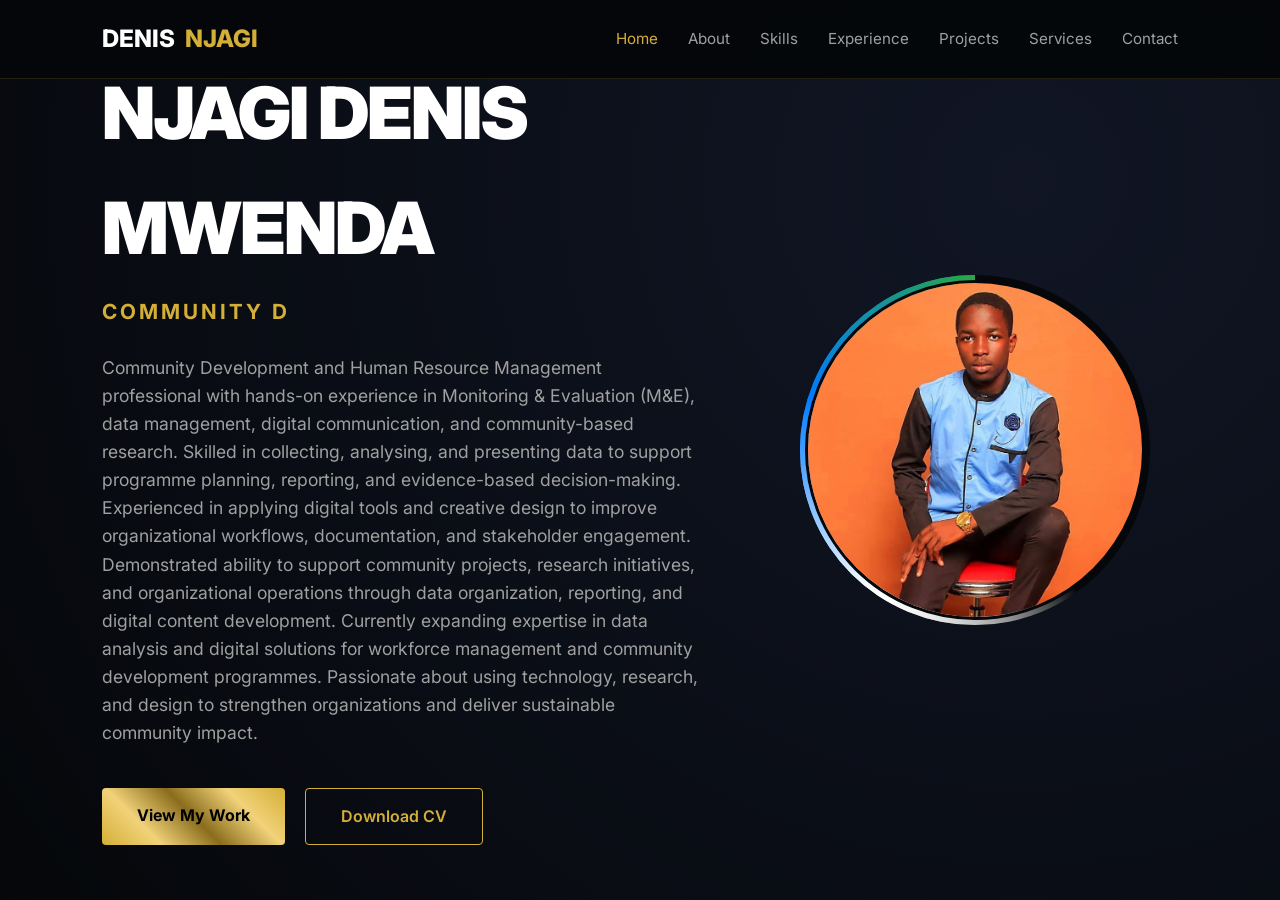
<file: index.html>
<!DOCTYPE html>
<html lang="en">
<head>
    <meta charset="UTF-8">
    <meta name="viewport" content="width=device-width, initial-scale=1.0">
    <title>Home | Denis  Njagi</title>
    <link rel="stylesheet" href="index.css">
    <meta name="google-site-verification" content="GN_UCyBvinFtXscgSE4VuJwYJiac7EX-WcdcR9TBxeI" />
    <link rel="stylesheet" href="responsive.css">
    <link href="https://fonts.googleapis.com/css2?family=Inter:wght@300;400;700;800&display=swap" rel="stylesheet">
</head>
<body>

<nav class="navbar">
    <div class="logo">DENIS<span>NJAGI</span></div>

<div class="menu-toggle" id="mobile-menu">
        <span class="bar"></span>
        <span class="bar"></span>
        <span class="bar"></span>
    </div>

    <div class="nav-links">
        <a href="index.html" class="active">Home</a> 
        <a href="about.html">About</a>
        <a href="skills.html">Skills</a>
        <a href="experience.html">Experience</a>
        <a href="projects.html">Projects</a>
        <a href="services.html">Services</a>
        <a href="contact.html">Contact</a>
    </div>
</nav>

<section id="hero" class="hero-section">
    <div class="hero-container">
        <div class="hero-left">
            <h1 class="hero-name">NJAGI DENIS MWENDA</h1>
            <h2 class="hero-title"><span id="typing-text"></span></h2>

            <p class="hero-description">
                Community Development and Human Resource Management professional with hands-on experience in Monitoring & Evaluation (M&E), data management, digital communication, and community-based research. Skilled in collecting, analysing, and presenting data to support programme planning, reporting, and evidence-based decision-making. Experienced in applying digital tools and creative design to improve organizational workflows, documentation, and stakeholder engagement.

Demonstrated ability to support community projects, research initiatives, and organizational operations through data organization, reporting, and digital content development. Currently expanding expertise in data analysis and digital solutions for workforce management and community development programmes. Passionate about using technology, research, and design to strengthen organizations and deliver sustainable community impact.
            </p>

            <div class="hero-btns">
                <a href="projects.html" class="primary-btn">View My Work</a>
                <a href="DENIS NJAGI CARRICULUM VITAE(CV).pdf" class="secondary-btn" download>Download CV</a>
            </div>
        </div>

        <div class="hero-right">
            <div class="profile-card">
                <img src="me.jpg" alt="Denis Njagi" class="profile-img">
            </div>
        </div>
    </div>
</section>

<script src="index.js"></script>
<script src="global.js"></script>
</body>
</html>
</file>
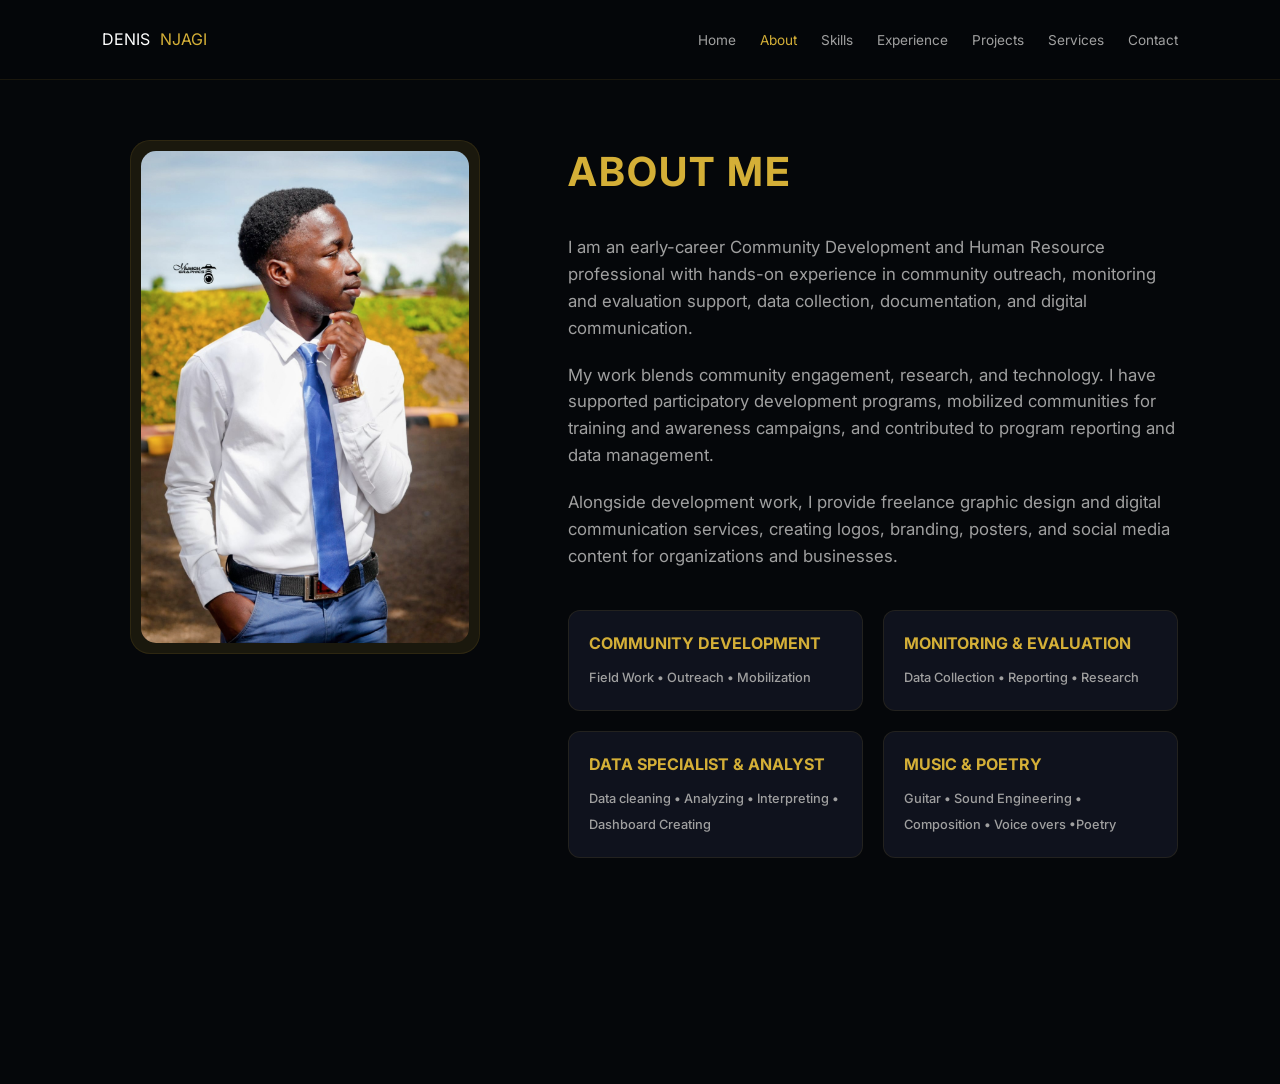
<file: about.html>
<!DOCTYPE html>
<html lang="en">
<head>
    <meta charset="UTF-8">
    <meta name="viewport" content="width=device-width, initial-scale=1.0">
    <title>About | Denis Njagi</title>
    <link rel="stylesheet" href="about.css">
    <link rel="stylesheet" href="responsive.css">
    <link href="https://fonts.googleapis.com/css2?family=Inter:wght@300;400;600;700;800&display=swap" rel="stylesheet">
</head>
<body>

<nav class="navbar">
    <div class="logo">DENIS<span>NJAGI</span></div>

<div class="menu-toggle" id="mobile-menu">
        <span class="bar"></span>
        <span class="bar"></span>
        <span class="bar"></span>
    </div>

    <div class="nav-links">
        <a href="index.html">Home</a>
        <a href="about.html" class="active">About</a>
        <a href="skills.html">Skills</a>
        <a href="experience.html">Experience</a>
        <a href="projects.html">Projects</a>
        <a href="services.html">Services</a>
        <a href="contact.html">Contact</a>
    </div>
</nav>

<section id="about" class="about-section">
    <div class="about-container">
        <div class="about-image">
            <div class="about-glow-card">
                <img src="about.jpg" class="about-img" alt="Denis Njagi">
            </div>
        </div>

        <div class="about-content">
            <h2 class="section-title">About Me</h2>

            <p>
                I am an early-career Community Development and Human Resource professional 
                with hands-on experience in community outreach, monitoring and evaluation 
                support, data collection, documentation, and digital communication.
            </p>

            <p>
                My work blends community engagement, research, and technology. I have 
                supported participatory development programs, mobilized communities for 
                training and awareness campaigns, and contributed to program reporting 
                and data management.
            </p>

            <p>
                Alongside development work, I provide freelance graphic design and 
                digital communication services, creating logos, branding, posters, and 
                social media content for organizations and businesses.
            </p>

            <div class="about-highlights">
                <div class="highlight-card">
                    <h3>Community Development</h3>
                    <span>Field Work • Outreach • Mobilization</span>
                </div>

                <div class="highlight-card">
                    <h3>Monitoring & Evaluation</h3>
                    <span>Data Collection • Reporting • Research</span>
                </div>

                
                <div class="highlight-card">
                    <h3>Data Specialist & Analyst</h3>
                    <span>Data cleaning • Analyzing • Interpreting • Dashboard Creating</span>
                </div>

                
                <div class="highlight-card">
                    <h3>Music & Poetry</h3>
                    <span>Guitar • Sound Engineering • Composition • Voice overs •Poetry</span>
                </div>

                
                <div class="highlight-card">
                    <h3>Digital content Creation</h3>
                    <span>Content Strategy • Copywriting • Social Media Management</span>
                </div>

                <div class="highlight-card">
                    <h3>Digital & Design</h3>
                    <span>Web • Graphics • Digital Content</span>
                </div>
            </div>
        </div>
    </div>
</section>

<script src="about.js"></script>
<script src="global.js"></script>
</body>
</html>
</file>
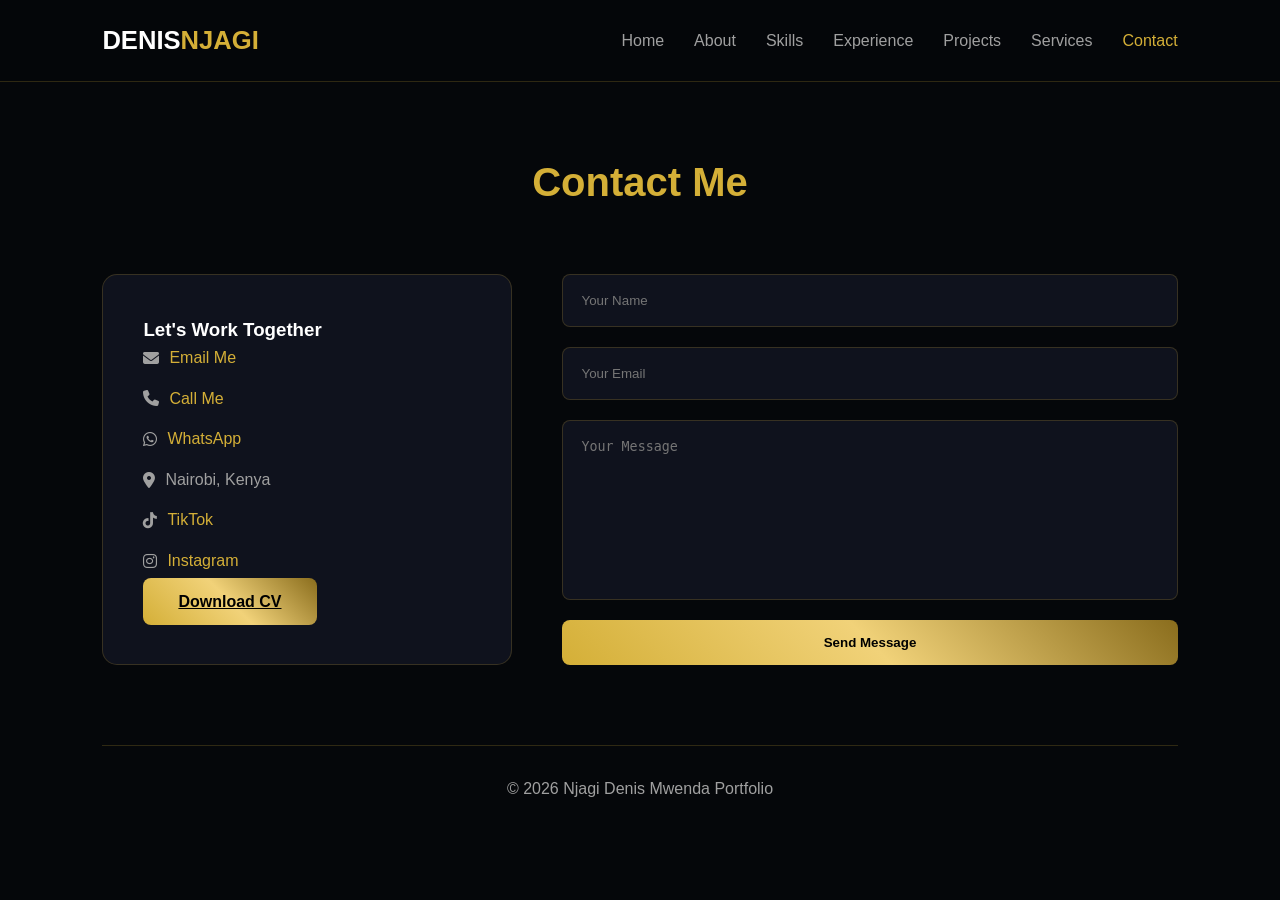
<file: contact.html>
<!DOCTYPE html>
<html lang="en">
<head>
<meta charset="UTF-8">
<meta name="viewport" content="width=device-width, initial-scale=1.0">

<link rel="stylesheet" href="contact.css">
<link rel="stylesheet" href="responsive.css">

<link rel="stylesheet" href="https://cdnjs.cloudflare.com/ajax/libs/font-awesome/6.5.0/css/all.min.css">

<title>Contact</title>
</head>

<body>

<nav class="navbar">
    <div class="logo">DENIS<span>NJAGI</span></div>

    <div class="menu-toggle" id="mobile-menu">
        <span class="bar"></span>
        <span class="bar"></span>
        <span class="bar"></span>
    </div>

    <div class="nav-links">
        <a href="index.html">Home</a>
        <a href="about.html">About</a>
        <a href="skills.html">Skills</a>
        <a href="experience.html">Experience</a>
        <a href="projects.html">Projects</a>
        <a href="services.html">Services</a>
        <a href="contact.html" class="active">Contact</a>
    </div>
</nav>

<section id="contact" class="contact-section">

    <h2 class="section-title center">Contact Me</h2>

    <div class="contact-container">

        <div class="contact-info">
            <h3>Let's Work Together</h3>

            <p>
                <i class="fas fa-envelope"></i>
                <a href="mailto:denismwenda763@gmail.com" class="contact-link">Email Me</a>
            </p>

            <p>
                <i class="fas fa-phone"></i>
                <a href="tel:+254768436165" class="contact-link">Call Me</a>
            </p>

            <p>
                <i class="fab fa-whatsapp"></i>
                <a href="https://wa.me/254768436165" target="_blank" class="contact-link">WhatsApp</a>
            </p>

            <p>
                <i class="fas fa-map-marker-alt"></i>
                Nairobi, Kenya
            </p>

            <p>
                <i class="fab fa-tiktok"></i>
                <a href="https://www.tiktok.com/@inklet_studios?_r=1&_t=ZS-95szh9JJFw8" target="_blank" class="contact-link">TikTok</a>
            </p>

            <p>
                <i class="fab fa-instagram"></i>
                <a href="https://www.instagram.com/denis_inklet_studios?igsh=dTk3MGJwbjlsNG00" target="_blank" class="contact-link">Instagram</a>
            </p>


            <a href="DENIS NJAGI CARRICULUM VITAE(CV).pdf" download class="primary-btn">Download CV</a>
        </div>

        <form class="contact-form" id="contactForm">

            <input type="text" id="name" placeholder="Your Name" required>
            <input type="email" id="email" placeholder="Your Email" required>
            <textarea id="message" placeholder="Your Message" required></textarea>

            <button type="submit" class="primary-btn">Send Message</button>

        </form>

    </div>

    <footer class="footer">
        <p>© 2026 Njagi Denis Mwenda Portfolio</p>
    </footer>

</section>

<script src="contact.js"></script>
<script src="global.js"></script>

</body>
</html>
</file>
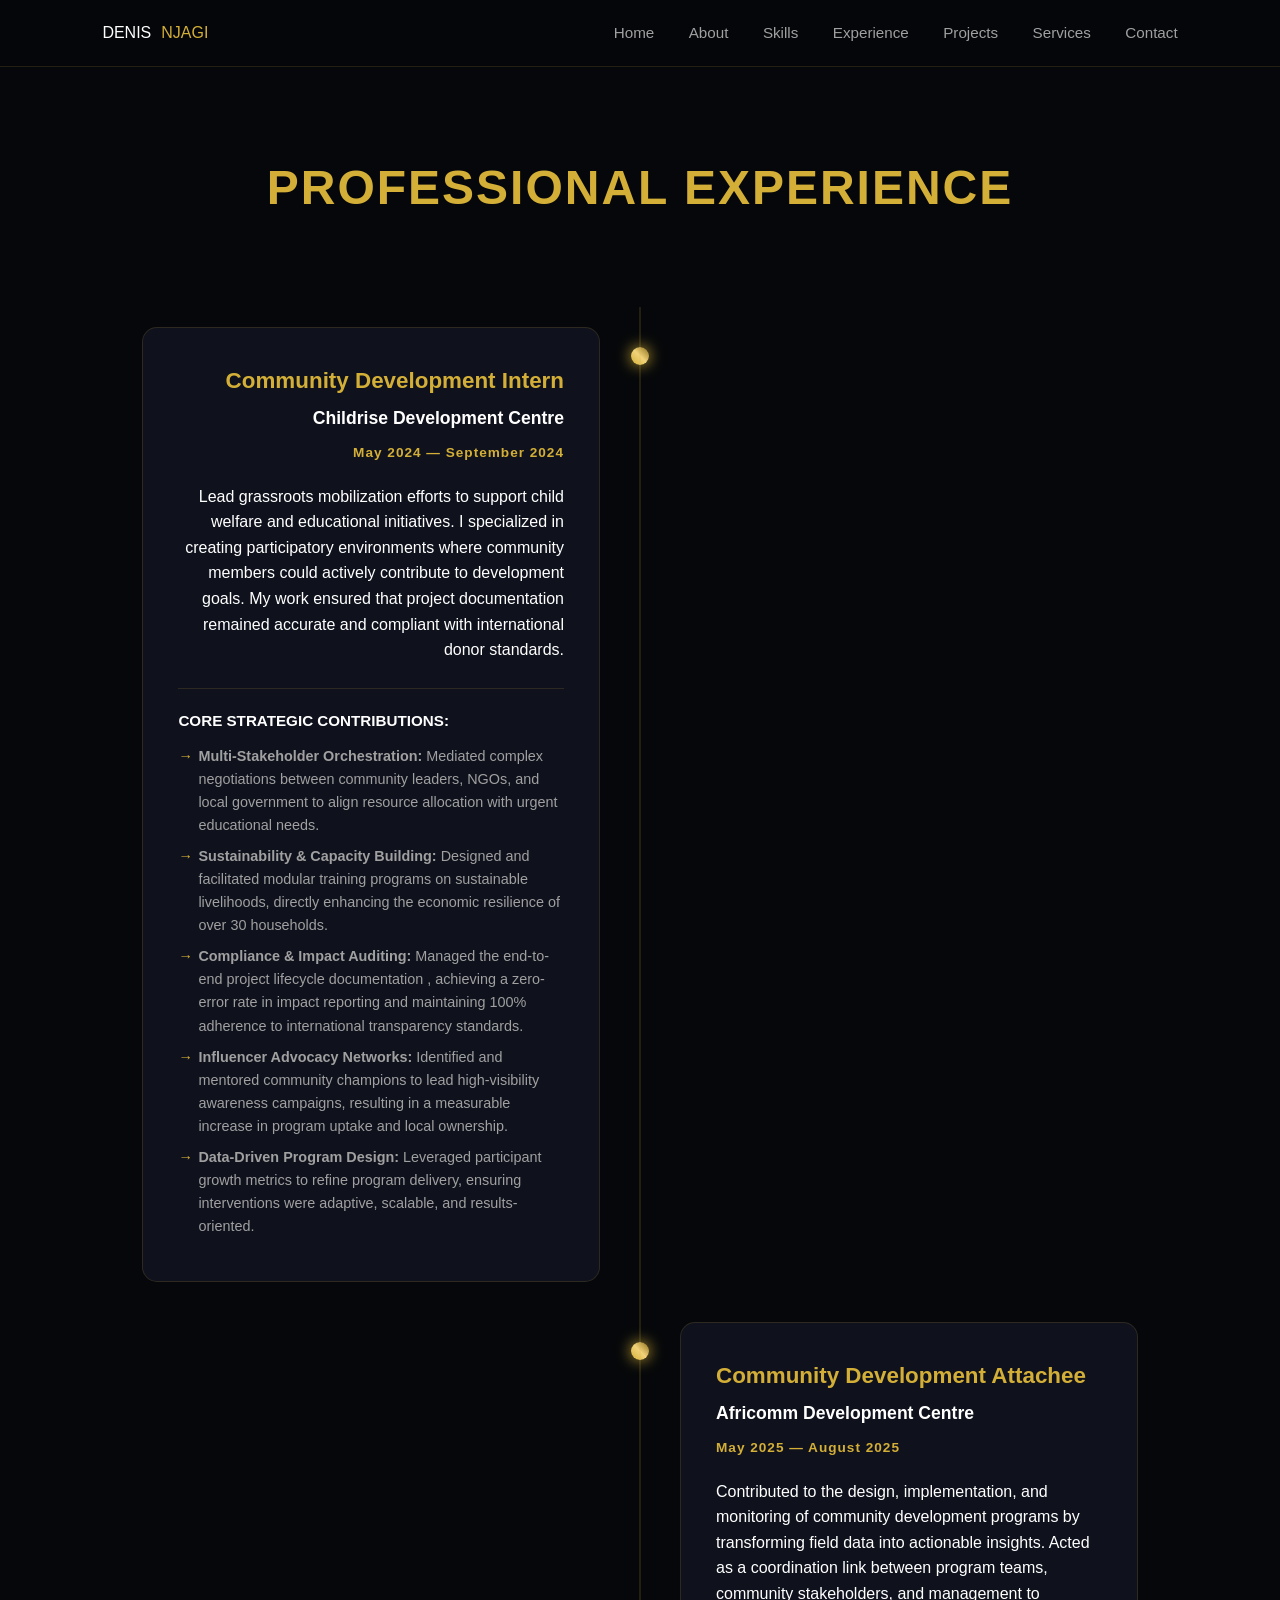
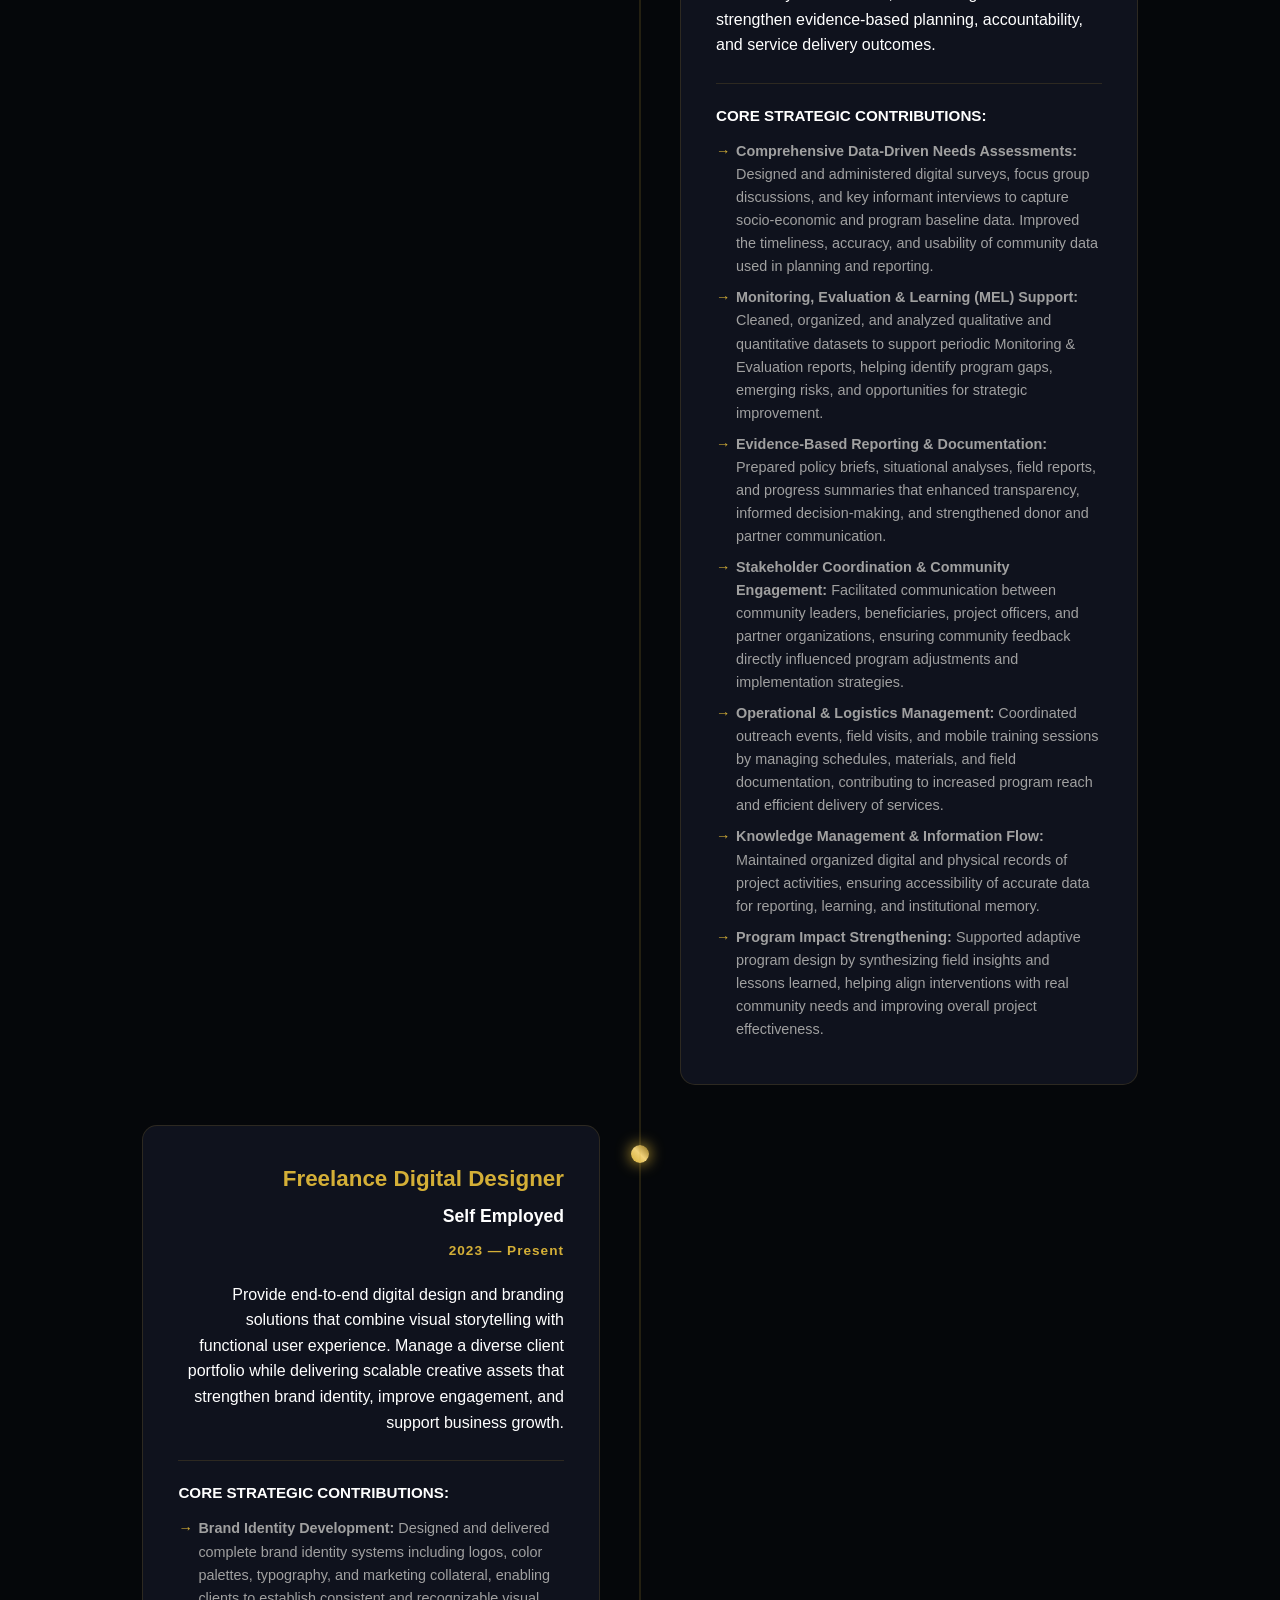
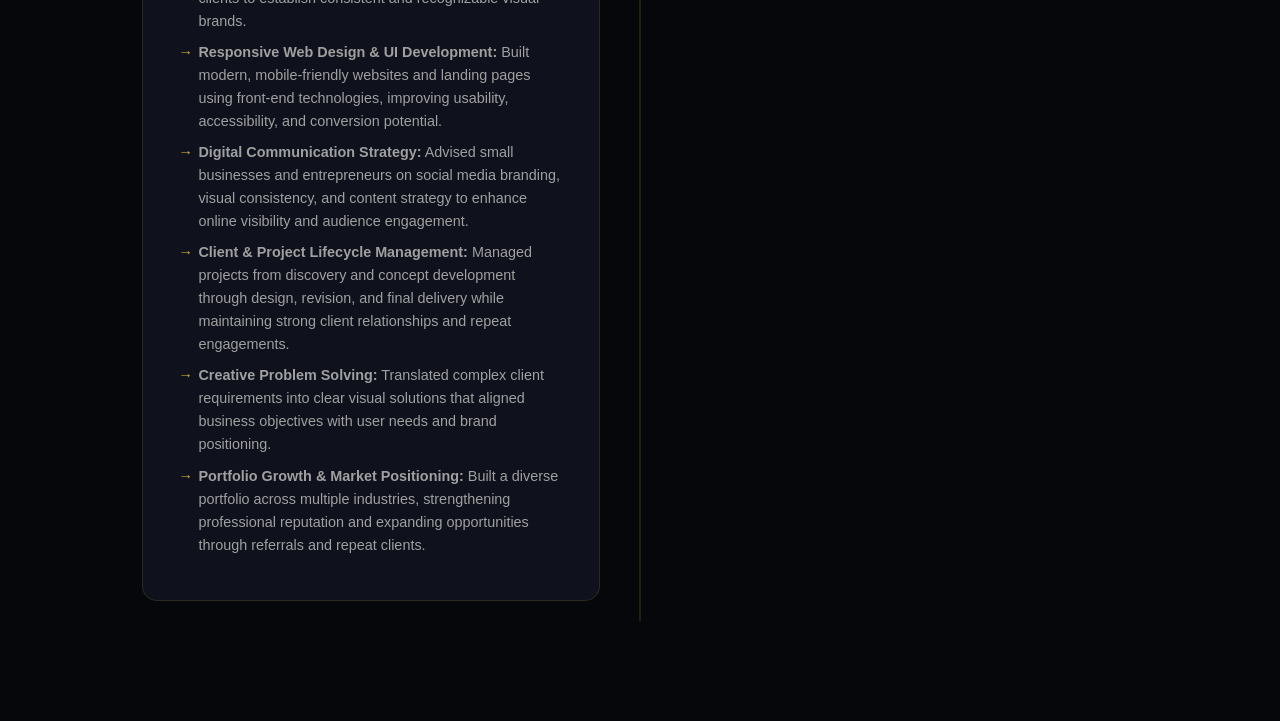
<file: experience.html>
<!DOCTYPE html>
<html lang="en">
<head>
    <meta charset="UTF-8">
    <meta name="viewport" content="width=device-width, initial-scale=1.0">
    <title>Experience | Denis Njagi</title>
    <link rel="stylesheet" href="experience.css">
    <link rel="stylesheet" href="responsive.css">
</head>
<body>

<nav class="navbar">
    <div class="logo">DENIS<span>NJAGI</span></div>

<div class="menu-toggle" id="mobile-menu">
        <span class="bar"></span>
        <span class="bar"></span>
        <span class="bar"></span>
    </div>

    <div class="nav-links">
        <a href="index.html">Home</a>
        <a href="about.html">About</a>
        <a href="skills.html">Skills</a>
        <a href="experience.html"class="active">Experience</a>
        <a href="projects.html">Projects</a>
        <a href="services.html">Services</a>
        <a href="contact.html">Contact</a>
    </div>
</nav>

<section id="experience" class="experience-section">
    <h2 class="section-title center">Professional Experience</h2>

    <div class="timeline">
        <div class="timeline-item">
            <div class="timeline-dot"></div>
            <div class="timeline-content">
                <h3>Community Development Intern</h3>
                <h4>Childrise Development Centre</h4>
                <span>May 2024 — September 2024</span>
                <p>
                    Lead grassroots mobilization efforts to support child welfare and educational initiatives. 
                    I specialized in creating participatory environments where community members could actively 
                    contribute to development goals. My work ensured that project documentation remained 
                    accurate and compliant with international donor standards.
                </p>
                <div class="detailed-desc">
                    <h4>Core Strategic Contributions:</h4>
                    <ul>
                        <li><strong>Multi-Stakeholder Orchestration:</strong> Mediated complex negotiations between
                             community leaders, NGOs, and local government to align resource allocation with urgent educational needs.</li>
                        <li><strong>Sustainability & Capacity Building:</strong> Designed and facilitated modular training
                             programs on sustainable livelihoods, directly enhancing the economic resilience of over 30 households.</li>
                        <li><strong>Compliance & Impact Auditing:</strong> Managed the end-to-end project lifecycle documentation
                            , achieving a zero-error rate in impact reporting and maintaining 100% adherence to international 
                            transparency standards.</li>
                        <li><strong>Influencer Advocacy Networks:</strong> Identified and mentored community
                             champions to lead high-visibility awareness campaigns, resulting in a measurable increase in program uptake and local ownership.</li>
                        <li><strong>Data-Driven Program Design:</strong> Leveraged participant growth metrics to 
                            refine program delivery, ensuring interventions were adaptive, scalable, and results-oriented.</li>
                    </ul>
                </div>
            </div>
        </div>

        <div class="timeline-item">
            <div class="timeline-dot"></div>
            <div class="timeline-content">
                <h3>Community Development Attachee</h3>
                <h4>Africomm Development Centre</h4>
                <span>May 2025 — August 2025</span>
                    <p>
                        Contributed to the design, implementation, and monitoring of community development programs by transforming field data into actionable insights. Acted as a coordination link between program teams, community stakeholders, and management to strengthen evidence-based planning, accountability, and service delivery outcomes.
                    </p>
                <div class="detailed-desc">
                    <h4>Core Strategic Contributions:</h4>
                    <ul>
                        <li><strong>Comprehensive Data-Driven Needs Assessments:</strong> Designed and administered digital surveys, focus group discussions, and key informant interviews to capture socio-economic and program baseline data. Improved the timeliness, accuracy, and usability of community data used in planning and reporting.</li>
                        <li><strong>Monitoring, Evaluation & Learning (MEL) Support:</strong> Cleaned, organized, and analyzed qualitative and quantitative datasets to support periodic Monitoring & Evaluation reports, helping identify program gaps, emerging risks, and opportunities for strategic improvement.</li>
                        <li><strong>Evidence-Based Reporting & Documentation:</strong> Prepared policy briefs, situational analyses, field reports, and progress summaries that enhanced transparency, informed decision-making, and strengthened donor and partner communication.</li>
                        <li><strong>Stakeholder Coordination & Community Engagement:</strong> Facilitated communication between community leaders, beneficiaries, project officers, and partner organizations, ensuring community feedback directly influenced program adjustments and implementation strategies.</li>
                        <li><strong>Operational & Logistics Management:</strong> Coordinated outreach events, field visits, and mobile training sessions by managing schedules, materials, and field documentation, contributing to increased program reach and efficient delivery of services.</li>
                        <li><strong>Knowledge Management & Information Flow:</strong> Maintained organized digital and physical records of project activities, ensuring accessibility of accurate data for reporting, learning, and institutional memory.</li>
                        <li><strong>Program Impact Strengthening:</strong> Supported adaptive program design by synthesizing field insights and lessons learned, helping align interventions with real community needs and improving overall project effectiveness.</li>
                    </ul>
                </div>
                </div>
        </div>

        <div class="timeline-item">
            <div class="timeline-dot"></div>
            <div class="timeline-content">
                <h3>Freelance Digital Designer</h3>
                <h4>Self Employed</h4>
                <span>2023 — Present</span>
                <p>
                    Provide end-to-end digital design and branding solutions that combine visual storytelling with functional user experience. Manage a diverse client portfolio while delivering scalable creative assets that strengthen brand identity, improve engagement, and support business growth.
                </p>
                <div class="detailed-desc">
                    <h4>Core Strategic Contributions:</h4>
                    <ul>
                        <li><strong>Brand Identity Development:</strong> Designed and delivered complete brand identity systems including logos, color palettes, typography, and marketing collateral, enabling clients to establish consistent and recognizable visual brands.</li>
                        <li><strong>Responsive Web Design & UI Development:</strong> Built modern, mobile-friendly websites and landing pages using front-end technologies, improving usability, accessibility, and conversion potential.</li>
                        <li><strong>Digital Communication Strategy:</strong> Advised small businesses and entrepreneurs on social media branding, visual consistency, and content strategy to enhance online visibility and audience engagement.</li>
                        <li><strong>Client & Project Lifecycle Management:</strong> Managed projects from discovery and concept development through design, revision, and final delivery while maintaining strong client relationships and repeat engagements.</li>
                        <li><strong>Creative Problem Solving:</strong> Translated complex client requirements into clear visual solutions that aligned business objectives with user needs and brand positioning.</li>
                        <li><strong>Portfolio Growth & Market Positioning:</strong> Built a diverse portfolio across multiple industries, strengthening professional reputation and expanding opportunities through referrals and repeat clients.</li>
                    </ul>
                </div>
                </div>
            </div>
        </div>
    </div>
</section>

<script src="experience.js"></script>
<script src="global.js"></script>
</body>
</html>
</file>
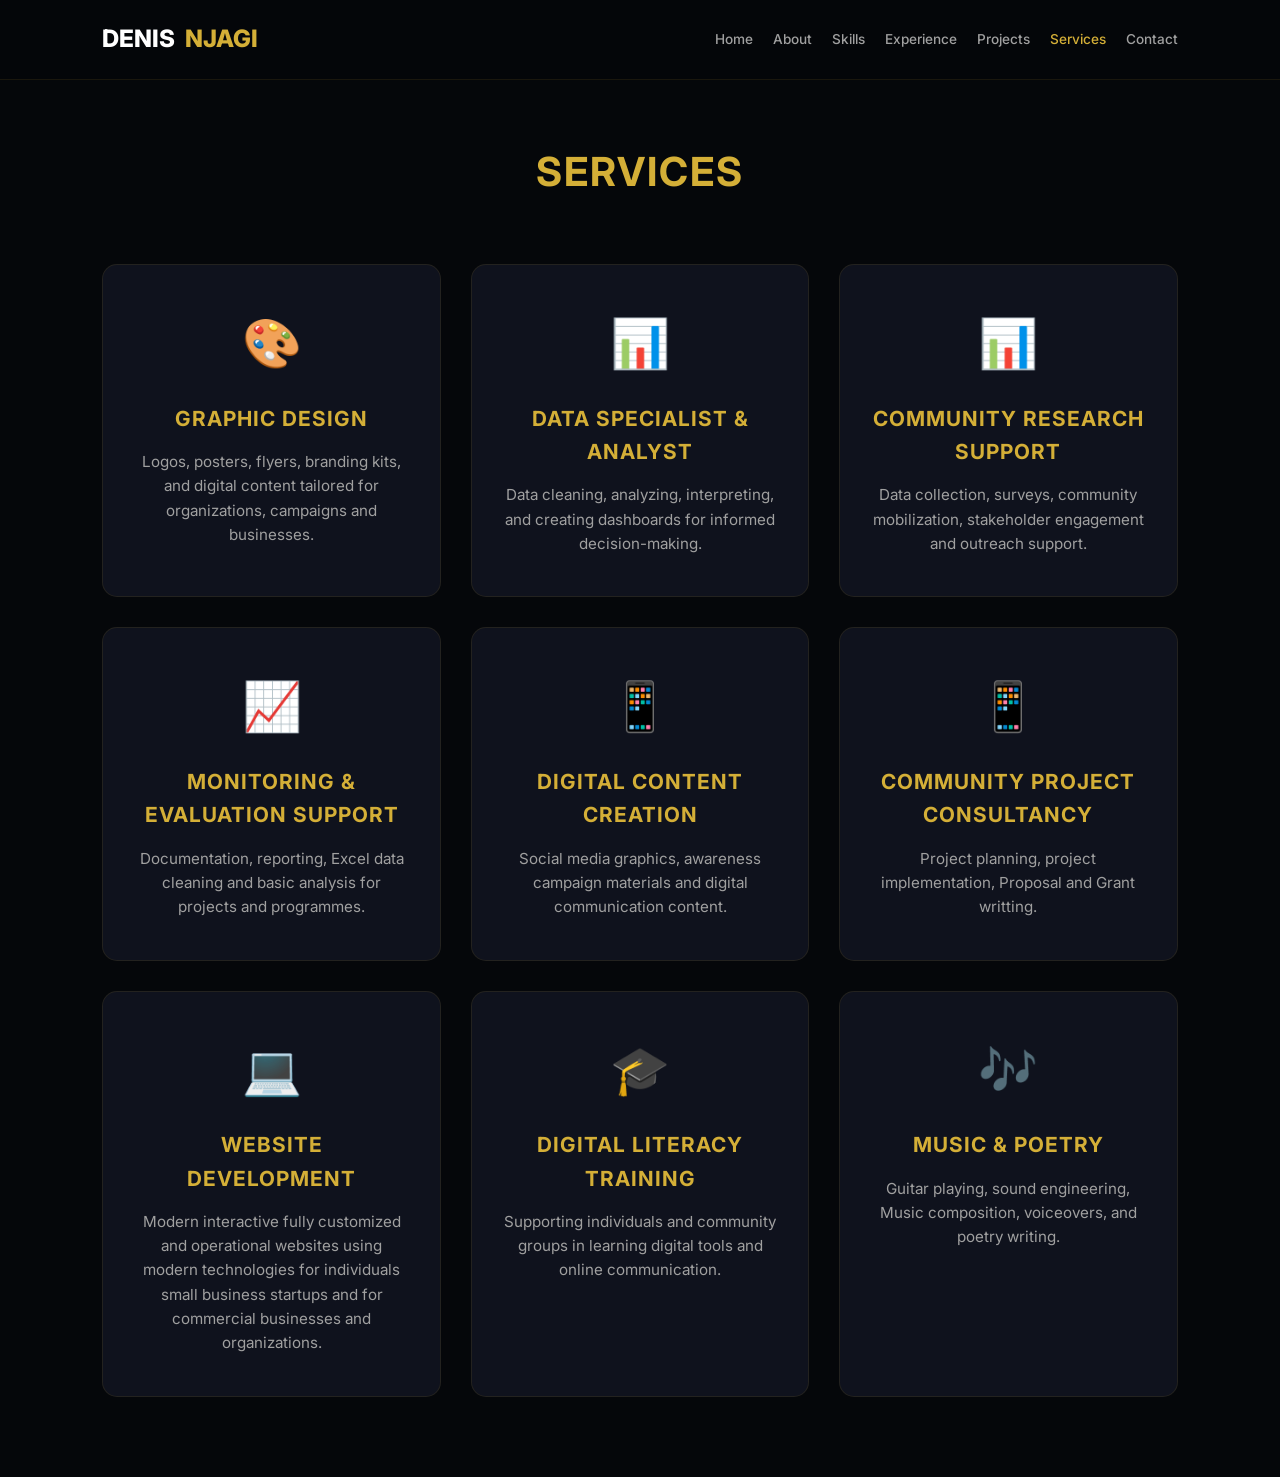
<file: services.html>
<!DOCTYPE html>
<html lang="en">
<head>
    <meta charset="UTF-8">
    <meta name="viewport" content="width=device-width, initial-scale=1.0">
    <title>Services | Denis Njagi</title>
    <link rel="stylesheet" href="services.css">
    <link rel="stylesheet" href="responsive.css">
    <link href="https://fonts.googleapis.com/css2?family=Inter:wght@300;400;600;700;800&display=swap" rel="stylesheet">
</head>
<body>

<nav class="navbar">
    <div class="logo">DENIS<span>NJAGI</span></div>

<div class="menu-toggle" id="mobile-menu">
        <span class="bar"></span>
        <span class="bar"></span>
        <span class="bar"></span>
    </div>

    <div class="nav-links">
        <a href="index.html">Home</a>
        <a href="about.html">About</a>
        <a href="skills.html">Skills</a>
        <a href="experience.html">Experience</a>
        <a href="projects.html">Projects</a>
        <a href="services.html" class="active">Services</a>
        <a href="contact.html">Contact</a>
    </div>
</nav>

<section id="services" class="services-section">
    <h2 class="section-title center">Services</h2>

    <div class="services-grid">
        <div class="service-card">
            <div class="service-icon">🎨</div>
            <h3>Graphic Design</h3>
            <p>Logos, posters, flyers, branding kits, and digital content tailored for organizations, campaigns and businesses.</p>
        </div>

         <div class="service-card">
            <div class="service-icon">📊</div>
            <h3>Data Specialist & Analyst</h3>
            <p>Data cleaning, analyzing, interpreting, and creating dashboards for informed decision-making.</p>
        </div>

        <div class="service-card">
            <div class="service-icon">📊</div>
            <h3>Community Research Support</h3>
            <p>Data collection, surveys, community mobilization, stakeholder engagement and outreach support.</p>
        </div>

        <div class="service-card">
            <div class="service-icon">📈</div>
            <h3>Monitoring & Evaluation Support</h3>
            <p>Documentation, reporting, Excel data cleaning and basic analysis for projects and programmes.</p>
        </div>

        <div class="service-card">
            <div class="service-icon">📱</div>
            <h3>Digital Content Creation</h3>
            <p>Social media graphics, awareness campaign materials and digital communication content.</p>
        </div>

 <div class="service-card">
            <div class="service-icon">📱</div>
            <h3>Community Project Consultancy</h3>
            <p>Project planning, project implementation, Proposal and Grant writting.</p>
        </div>

        <div class="service-card">
            <div class="service-icon">💻</div>
            <h3>Website Development</h3>
            <p>Modern interactive fully customized and operational websites using modern technologies for individuals 
                small business startups and for commercial businesses and  organizations.</p>
        </div>

        <div class="service-card">
            <div class="service-icon">🎓</div>
            <h3>Digital Literacy Training</h3>
            <p>Supporting individuals and community groups in learning digital tools and online communication.</p>
        </div>

         <div class="service-card">
            <div class="service-icon">🎶</div>
            <h3>Music & Poetry</h3>
            <p>Guitar playing, sound engineering, Music composition, voiceovers, and poetry writing.</p>
        </div>


    </div>
</section>

<script src="services.js"></script>
<script src="global.js"></script>
</body>
</html>
</file>
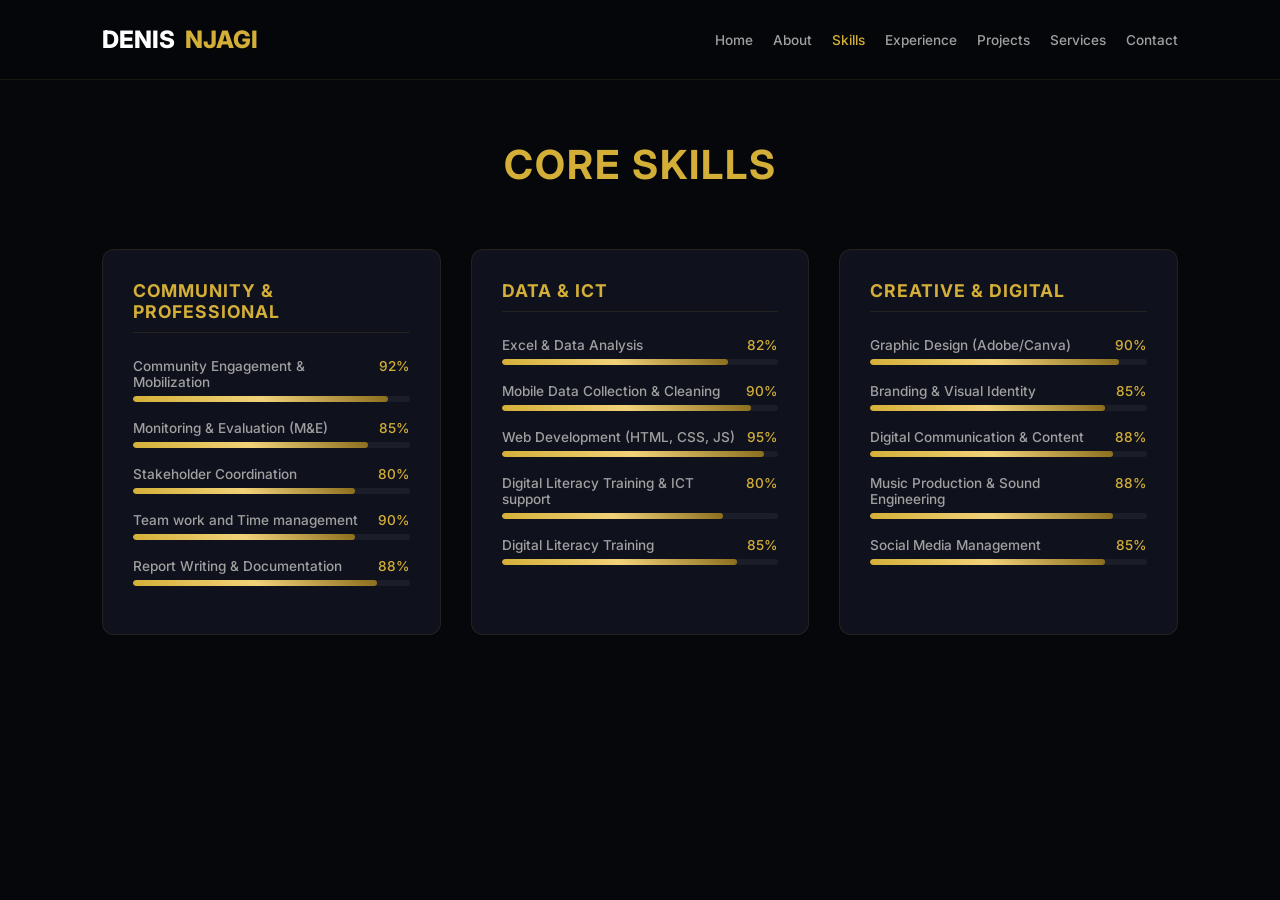
<file: skills.html>
<!DOCTYPE html>
<html lang="en">
<head>
    <meta charset="UTF-8">
    <meta name="viewport" content="width=device-width, initial-scale=1.0">
    <title>Skills | Denis Njagi</title>
    <link rel="stylesheet" href="skills.css">
    <link rel="stylesheet" href="responsive.css">
    <link href="https://fonts.googleapis.com/css2?family=Inter:wght@300;400;600;700;800&display=swap" rel="stylesheet">
</head>
<body>

<nav class="navbar">
    <div class="logo">DENIS<span>NJAGI</span></div>


<div class="menu-toggle" id="mobile-menu">
        <span class="bar"></span>
        <span class="bar"></span>
        <span class="bar"></span>
    </div>

    <div class="nav-links">
        <a href="index.html">Home</a>
        <a href="about.html">About</a>
        <a href="skills.html" class="active">Skills</a>
        <a href="experience.html">Experience</a>
        <a href="projects.html">Projects</a>
        <a href="services.html">Services</a>
        <a href="contact.html">Contact</a>
    </div>
</nav>

<section id="skills" class="skills-section">
    <h2 class="section-title center">Core Skills</h2>

    <div class="skills-wrapper">
        <div class="skill-category">
            <h3>Community & Professional</h3>
            <div class="skill">
                <div class="skill-info">
                    <span>Community Engagement & Mobilization</span>
                    <span class="percentage">92%</span>
                </div>
                <div class="skill-bar"><div class="skill-fill" data-width="92%"></div></div>
            </div>

            <div class="skill">
                <div class="skill-info">
                    <span>Monitoring & Evaluation (M&E)</span>
                    <span class="percentage">85%</span>
                </div>
                <div class="skill-bar"><div class="skill-fill" data-width="85%"></div></div>
            </div>

            <div class="skill">
                <div class="skill-info">
                    <span>Stakeholder Coordination</span>
                    <span class="percentage">80%</span>
                </div>
                <div class="skill-bar"><div class="skill-fill" data-width="80%"></div></div>
            </div>

            <div class="skill">
                <div class="skill-info">
                    <span>Team work and Time management</span>
                    <span class="percentage">90%</span>
                </div>
                <div class="skill-bar"><div class="skill-fill" data-width="80%"></div></div>
            </div>


            <div class="skill">
                <div class="skill-info">
                    <span>Report Writing & Documentation</span>
                    <span class="percentage">88%</span>
                </div>
                <div class="skill-bar"><div class="skill-fill" data-width="88%"></div></div>
            </div>
        </div>

        <div class="skill-category">
            <h3>Data & ICT</h3>
            <div class="skill">
                <div class="skill-info">
                    <span>Excel & Data Analysis</span>
                    <span class="percentage">82%</span>
                </div>
                <div class="skill-bar"><div class="skill-fill" data-width="82%"></div></div>
            </div>

            <div class="skill">
                <div class="skill-info">
                    <span>Mobile Data Collection & Cleaning</span>
                    <span class="percentage">90%</span>
                </div>
                <div class="skill-bar"><div class="skill-fill" data-width="90%"></div></div>
            </div>

            <div class="skill">
                <div class="skill-info">
                    <span>Web Development (HTML, CSS, JS)</span>
                    <span class="percentage">95%</span>
                </div>
                <div class="skill-bar"><div class="skill-fill" data-width="95%"></div></div>
            </div>

            <div class="skill">
                <div class="skill-info">
                    <span>Digital Literacy Training & ICT support</span>
                    <span class="percentage">80%</span>
                </div>
                <div class="skill-bar"><div class="skill-fill" data-width="80%"></div></div>
            </div>

            <div class="skill">
                <div class="skill-info">
                    <span>Digital Literacy Training</span>
                    <span class="percentage">85%</span>
                </div>
                <div class="skill-bar"><div class="skill-fill" data-width="85%"></div></div>
            </div>
        </div>

        <div class="skill-category">
            <h3>Creative & Digital</h3>
            <div class="skill">
                <div class="skill-info">
                    <span>Graphic Design (Adobe/Canva)</span>
                    <span class="percentage">90%</span>
                </div>
                <div class="skill-bar"><div class="skill-fill" data-width="90%"></div></div>
            </div>

            <div class="skill">
                <div class="skill-info">
                    <span>Branding & Visual Identity</span>
                    <span class="percentage">85%</span>
                </div>
                <div class="skill-bar"><div class="skill-fill" data-width="85%"></div></div>
            </div>

            <div class="skill">
                <div class="skill-info">
                    <span>Digital Communication & Content</span>
                    <span class="percentage">88%</span>
                </div>
                <div class="skill-bar"><div class="skill-fill" data-width="88%"></div></div>
            </div>

             <div class="skill">
                <div class="skill-info">
                    <span>Music Production & Sound Engineering</span>
                    <span class="percentage">88%</span>
                </div>
                <div class="skill-bar"><div class="skill-fill" data-width="88%"></div></div>
            </div>

            <div class="skill">
                <div class="skill-info">
                    <span>Social Media Management</span>
                    <span class="percentage">85%</span>
                </div>
                <div class="skill-bar"><div class="skill-fill" data-width="85%"></div></div>
            </div>
        </div>
    </div>
</section>

<script src="skills.js"></script>
<script src="global.js"></script>
</body>
</html>
</file>
<file: index.css>
:root {
    --bg-dark: #05070a;
    --gold: #d4af37;
    --gold-glow: linear-gradient(45deg, #d4af37, #f1d279, #8a6d1d, #f1d279, #d4af37);
    --gold-dim: rgba(212, 175, 55, 0.15);
    --text-white: #ffffff;
    --text-gray: #a0a0a0;
    --nav-bg: rgba(5, 7, 10, 0.95);
    --transition: all 0.5s cubic-bezier(0.4, 0, 0.2, 1);
}

* {
    margin: 0;
    padding: 0;
    box-sizing: border-box;
}

body {
    font-family: 'Inter', sans-serif;
    background-color: var(--bg-dark);
    color: var(--text-white);
    line-height: 1.6;
    overflow-x: hidden;
}

.navbar {
    position: fixed;
    top: 0;
    width: 100%;
    display: flex;
    justify-content: space-between;
    align-items: center;
    padding: 20px 8%;
    background: var(--nav-bg);
    backdrop-filter: blur(10px);
    z-index: 1000;
    border-bottom: 1px solid var(--gold-dim);
    transition: var(--transition);
}

.logo {
    font-size: 1.5rem;
    font-weight: 800;
    text-transform: uppercase;
    display: flex;
    align-items: center;
    gap: 10px;
}

.logo span {
    color: var(--gold);
}

.nav-links {
    display: flex;
    gap: 30px;
}

.nav-links a {
    color: var(--text-gray);
    text-decoration: none;
    font-size: 0.95rem;
    transition: var(--transition);
}

.nav-links a:hover, .nav-links a.active {
    color: var(--gold);
}

.hero-section {
    height: 100vh;
    display: flex;
    align-items: center;
    padding: 0 8%;
    background: radial-gradient(circle at 80% 20%, #111625 0%, var(--bg-dark) 100%);
}

.hero-container {
    display: grid;
    grid-template-columns: 1.2fr 0.8fr;
    gap: 60px;
    align-items: center;
    width: 100%;
}

.hero-name {
    font-size: clamp(2.5rem, 6vw, 4.5rem);
    font-weight: 900;
    margin-bottom: 10px;
    letter-spacing: -2px;
}

.hero-title {
    font-size: 1.3rem;
    color: var(--gold);
    text-transform: uppercase;
    letter-spacing: 3px;
    margin-bottom: 25px;
    min-height: 1.5em;
}

.hero-description {
    font-size: 1.1rem;
    color: var(--text-gray);
    max-width: 600px;
    margin-bottom: 40px;
}

.hero-btns {
    display: flex;
    gap: 20px;
}

.primary-btn {
    padding: 15px 35px;
    background: var(--gold-glow);
    color: #000;
    text-decoration: none;
    font-weight: 700;
    border-radius: 4px;
    transition: var(--transition);
}

.primary-btn:hover {
    transform: translateY(-5px);
    box-shadow: 0 10px 20px rgba(212, 175, 55, 0.3);
}

.secondary-btn {
    padding: 15px 35px;
    border: 1px solid var(--gold);
    color: var(--gold);
    text-decoration: none;
    font-weight: 600;
    border-radius: 4px;
    transition: var(--transition);
}

.secondary-btn:hover {
    background: var(--gold-dim);
}

.profile-card {
    position: relative;
    width: 100%;
    max-width: 350px;
    aspect-ratio: 1/1; 
    background: var(--bg-dark);
    border-radius: 50%; 
    margin: 0 auto;
    display: flex;
    justify-content: center;
    align-items: center;
    overflow: hidden;
}

.profile-card::before {
    content: '';
    position: absolute;
    width: 160%;
    height: 160%;
    background: conic-gradient(transparent, transparent, transparent, #ffffff, #007bff, #28a745);
    animation: rotate 3s linear infinite;
}

.profile-card::after {
    content: '';
    position: absolute;
    width: 160%;
    height: 160%;
    background: conic-gradient(transparent, transparent, transparent, #ffffff, #007bff, #28a745);
    animation: rotate 3s linear infinite;
    animation-delay: -1.5s;
}

@keyframes rotate {
    0% { transform: rotate(0deg); }
    100% { transform: rotate(360deg); }
}

.profile-img {
    width: calc(100% - 10px);
    height: calc(100% - 10px);
    object-fit: cover;
    border-radius: 50%; 
    z-index: 2;
    background: var(--bg-dark);
    border: 3px solid var(--bg-dark);
}

@media (max-width: 992px) {
    .hero-container {
        grid-template-columns: 1fr;
        text-align: center;
        margin-top: 50px;
    }
    .hero-btns { justify-content: center; }
    .hero-description { margin: 0 auto 40px; }
    .hero-right { order: -1; display: flex; justify-content: center; margin-bottom: 30px; }
    .nav-links { display: none; }
    .profile-card { max-width: 280px; }
}
</file>
<file: responsive.css>
@media (max-width: 1200px) {
    .portfolio-grid {
        grid-template-columns: repeat(3, 1fr);
        gap: 25px;
    }
    
    .hero-container {
        padding: 0 5%;
    }
}

@media (max-width: 992px) {
    .portfolio-grid {
        grid-template-columns: repeat(2, 1fr);
    }

    .hero-name {
        font-size: 2.5rem;
    }

    .navbar {
        padding: 0 5%;
    }
}

@media (max-width: 768px) {
    body {
        overflow-x: hidden;
    }

    .navbar {
        display: flex !important;
        flex-direction: row !important;
        justify-content: flex-start !important;
        align-items: center !important;
        gap: 20px; 
        padding: 0 15px !important;
        height: 45px !important;
        position: fixed;
        width: 100%;
        top: 0;
        left: 0;
        z-index: 10000;
        background: #05070a;
        border-bottom: 1px solid rgba(212, 175, 55, 0.1);
    }

    .logo {
        font-size: 0.9rem !important;
        margin: 0 !important;
        white-space: nowrap;
        order: 2;
    }

    .menu-toggle {
        display: flex !important;
        flex-direction: column;
        justify-content: space-between;
        width: 20px;
        height: 14px;
        cursor: pointer;
        z-index: 10001;
        order: 1;
    }

    .menu-toggle .bar {
        width: 100% !important;
        height: 2px !important;
        background-color: #d4af37 !important;
        display: block !important;
        border-radius: 2px;
        transition: 0.3s;
    }

    .nav-links {
        display: flex;
        flex-direction: column;
        position: fixed;
        top: 45px;
        left: -100%;
        width: 30%; 
        max-width: 140px; 
        height: calc(100vh - 45px);
        background: rgba(5, 7, 10, 0.98);
        backdrop-filter: blur(15px);
        padding: 20px 0;
        text-align: left;
        z-index: 9999;
        transition: 0.4s cubic-bezier(0.4, 0, 0.2, 1);
        border-right: 1px solid rgba(212, 175, 55, 0.2);
    }

    .nav-links.active {
        left: 0;
    }

    .nav-links a {
        font-size: 0.8rem;
        padding: 10px 15px;
        display: block;
        color: #ffffff;
        text-decoration: none;
        border-bottom: 1px solid rgba(212, 175, 55, 0.05);
    }

    .portfolio-grid {
        grid-template-columns: 1fr !important;
        padding: 0 10px;
    }

    .hero-container {
        flex-direction: column-reverse;
        text-align: center;
        padding-top: 100px !important;
    }

    .hero-left, .hero-right {
        width: 100%;
    }

    .profile-card {
        margin: 0 auto 30px;
        width: 200px;
        height: 200px;
    }

    .hero-btns {
        justify-content: center;
        flex-direction: column;
        align-items: center;
    }

    .primary-btn, .secondary-btn {
        width: 100%;
        max-width: 280px;
    }

    .card-image {
        height: 250px !important;
    }
}

@media (max-width: 480px) {
    .section-title.center {
        font-size: 1.6rem;
    }

    .hero-name {
        font-size: 1.6rem;
    }

    .modal-img {
        width: 95% !important;
        max-height: 80vh !important;
    }
}


#page-content {
    width: 100%;
    min-height: 100vh;
    transition: opacity 0.2s ease-in-out;
}

body {
    margin: 0;
    padding: 0;
    overflow-x: hidden;
    font-family: 'Inter', sans-serif;
}

section {
    width: 100%;
}

img,
video {
    max-width: 100%;
    height: auto;
}
</file>
<file: about.css>
:root {
    --bg-dark: #05070a;
    --gold: #d4af37;
    --gold-glow: linear-gradient(45deg, #d4af37, #f1d279, #8a6d1d);
    --gold-dim: rgba(212, 175, 55, 0.1);
    --text-white: #ffffff;
    --text-gray: #a0a0a0;
    --card-bg: #0f121d;
    --nav-height: 80px;
    --transition: all 0.4s cubic-bezier(0.4, 0, 0.2, 1);
}

* {
    margin: 0;
    padding: 0;
    box-sizing: border-box;
}

body {
    background-color: var(--bg-dark);
    font-family: 'Inter', sans-serif;
    color: var(--text-white);
    line-height: 1.6;
}

.navbar {
    position: fixed;
    top: 0;
    width: 100%;
    height: var(--nav-height);
    display: flex;
    justify-content: space-between;
    align-items: center;
    padding: 0 8%;
    background: rgba(5, 7, 10, 0.95);
    backdrop-filter: blur(15px);
    z-index: 1000;
    border-bottom: 1px solid var(--gold-dim);
}

.logo span {
    color: var(--gold);
}

.logo {
    display: flex;
    align-items: center;
    gap: 10px; 
}

.logo span {
    color: var(--gold);
}

.nav-links a {
    color: var(--text-gray);
    text-decoration: none;
    margin-left: 20px;
    font-size: 0.85rem;
    transition: var(--transition);
}

.nav-links a.active, .nav-links a:hover {
    color: var(--gold);
}

.about-section {
    padding: calc(var(--nav-height) + 60px) 8% 80px;
    min-height: 100vh;
    display: flex;
    align-items: center;
}

.about-container {
    max-width: 1200px;
    margin: 0 auto;
    display: grid;
    grid-template-columns: 0.8fr 1.2fr;
    gap: 60px;
    align-items: start;
}

.about-image {
    position: sticky;
    top: 120px;
    display: flex;
    justify-content: center;
}

.about-glow-card {
    position: relative;
    width: 100%;
    max-width: 350px;
    border-radius: 20px;
    padding: 10px;
    background: var(--gold-dim);
    border: 1px solid var(--gold-dim);
}

.about-img {
    width: 100%;
    height: auto;
    border-radius: 15px;
    display: block;
    filter: grayscale(20%);
    transition: var(--transition);
}

.about-glow-card:hover .about-img {
    filter: grayscale(0%);
    transform: scale(1.02);
}

.section-title {
    color: var(--gold);
    font-size: 2.5rem;
    margin-bottom: 30px;
    text-transform: uppercase;
    letter-spacing: 2px;
}

.about-content p {
    color: var(--text-gray);
    margin-bottom: 20px;
    font-size: 1.05rem;
}

.about-highlights {
    display: grid;
    grid-template-columns: repeat(auto-fit, minmax(200px, 1fr));
    gap: 20px;
    margin-top: 40px;
}

.highlight-card {
    background: var(--card-bg);
    padding: 20px;
    border-radius: 12px;
    border: 1px solid var(--gold-dim);
    transition: var(--transition);
}

.highlight-card:hover {
    border-color: var(--gold);
    transform: translateY(-5px);
}

.highlight-card h3 {
    color: var(--gold);
    font-size: 1rem;
    margin-bottom: 8px;
    text-transform: uppercase;
}

.highlight-card span {
    color: var(--text-gray);
    font-size: 0.8rem;
    font-weight: 500;
}

@media (max-width: 992px) {
    .about-container {
        grid-template-columns: 1fr;
    }
    
    .about-image {
        position: relative;
        top: 0;
        margin-bottom: 40px;
    }

    .about-glow-card {
        max-width: 300px;
    }
    
    .section-title {
        text-align: center;
    }
}
</file>
<file: contact.css>
:root {
    --bg-dark: #05070a;
    --gold-glow: linear-gradient(45deg, #d4af37, #f1d279, #8a6d1d);
    --gold-main: #d4af37;
    --gold-dim: rgba(212, 175, 55, 0.2);
    --text-white: #ffffff;
    --text-gray: #a0a0a0;
    --card-bg: #0f121d;
    --transition: all 0.4s ease;
}

* {
    margin: 0;
    padding: 0;
    box-sizing: border-box;
}

body {
    font-family: 'Inter', sans-serif;
    background-color: var(--bg-dark);
    color: var(--text-white);
    line-height: 1.6;
}

.navbar {
    position: fixed;
    top: 0;
    left: 0;
    width: 100%;
    display: flex;
    justify-content: space-between;
    align-items: center;
    padding: 20px 8%;
    background: rgba(5, 7, 10, 0.95);
    backdrop-filter: blur(10px);
    z-index: 1000;
    border-bottom: 1px solid var(--gold-dim);
    transition: var(--transition);
}

.logo {
    font-size: 1.6rem;
    font-weight: 800;
    text-transform: uppercase;
}

.logo span {
    color: var(--gold-main);
}

.nav-links {
    display: flex;
    gap: 30px;
}

.nav-links a {
    color: var(--text-gray);
    text-decoration: none;
    transition: var(--transition);
}

.nav-links a:hover,
.nav-links a.active {
    color: var(--gold-main);
}

.contact-section {
    padding: 150px 8% 50px;
    min-height: 100vh;
}

.section-title.center {
    text-align: center;
    font-size: 2.5rem;
    margin-bottom: 60px;
    color: var(--gold-main);
}

.contact-container {
    display: grid;
    grid-template-columns: 1fr 1.5fr;
    gap: 50px;
}

.contact-info {
    background: var(--card-bg);
    padding: 40px;
    border-radius: 15px;
    border: 1px solid var(--gold-dim);
}

.contact-info p {
    margin-bottom: 15px;
    color: var(--text-gray);
    display: flex;
    gap: 10px;
    align-items: center;
}

.contact-link {
    color: var(--gold-main);
    text-decoration: none;
}

.contact-form {
    display: flex;
    flex-direction: column;
    gap: 20px;
}

.contact-form input,
.contact-form textarea {
    padding: 18px;
    border-radius: 8px;
    border: 1px solid var(--gold-dim);
    background: var(--card-bg);
    color: var(--text-white);
}

.contact-form textarea {
    height: 180px;
    resize: none;
}

.primary-btn {
    padding: 15px 35px;
    background: var(--gold-glow);
    color: #000;
    font-weight: 700;
    border: none;
    border-radius: 8px;
    cursor: pointer;
    text-align: center;
}

.primary-btn:hover {
    transform: translateY(-3px);
}

.footer {
    margin-top: 80px;
    text-align: center;
    color: var(--text-gray);
    border-top: 1px solid var(--gold-dim);
    padding: 30px 0;
}

@media (max-width: 992px) {
    .contact-container {
        grid-template-columns: 1fr;
    }

    .nav-links {
        display: none;
    }
}
</file>
<file: experience.css>
:root {
    --bg-dark: #05070a;
    --gold-main: #d4af37;
    --gold-glow: linear-gradient(45deg, #d4af37, #f1d279, #8a6d1d);
    --gold-dim: rgba(212, 175, 55, 0.15);
    --text-white: #ffffff;
    --text-gray: #a0a0a0;
    --card-bg: #0f121d;
    --transition: all 0.4s cubic-bezier(0.4, 0, 0.2, 1);
}

* {
    margin: 0;
    padding: 0;
    box-sizing: border-box;
}

body {
    font-family: 'Inter', sans-serif;
    background-color: var(--bg-dark);
    color: var(--text-white);
    line-height: 1.6;
    overflow-x: hidden;
}

.navbar {
    position: fixed;
    top: 0;
    width: 100%;
    display: flex;
    justify-content: space-between;
    align-items: center;
    padding: 20px 8%;
    background: rgba(5, 7, 10, 0.95);
    backdrop-filter: blur(10px);
    z-index: 1000;
    border-bottom: 1px solid var(--gold-dim);
}

.logo span {
    color: var(--gold-main);
}

.logo {
    display: flex;
    align-items: center;
    gap: 10px; 
}

.nav-links a {
    color: var(--text-gray);
    text-decoration: none;
    margin-left: 30px;
    font-size: 0.95rem;
    transition: var(--transition);
}

.nav-links a:hover {
    color: var(--gold-main);
}

.experience-section {
    padding: 150px 8% 100px;
}

.section-title.center {
    text-align: center;
    font-size: clamp(2rem, 5vw, 3rem);
    margin-bottom: 80px;
    color: var(--gold-main);
    text-transform: uppercase;
    letter-spacing: 2px;
}

.timeline {
    position: relative;
    max-width: 1100px;
    margin: 0 auto;
}

.timeline::after {
    content: '';
    position: absolute;
    width: 2px;
    background: var(--gold-dim);
    top: 0;
    bottom: 0;
    left: 50%;
    margin-left: -1px;
}

.timeline-item {
    padding: 20px 40px;
    position: relative;
    width: 50%;
    opacity: 0;
}

.timeline-item:nth-child(odd) {
    left: 0;
    text-align: right;
}

.timeline-item:nth-child(even) {
    left: 50%;
    text-align: left;
}

.timeline-dot {
    position: absolute;
    width: 18px;
    height: 18px;
    right: -9px;
    background: var(--gold-glow);
    border-radius: 50%;
    z-index: 5;
    box-shadow: 0 0 15px var(--gold-main);
    top: 40px;
}

.timeline-item:nth-child(even) .timeline-dot {
    left: -9px;
}

.timeline-content {
    padding: 35px;
    background: var(--card-bg);
    border-radius: 15px;
    border: 1px solid var(--gold-dim);
    transition: var(--transition);
    position: relative;
}

.timeline-content:hover {
    border-color: var(--gold-main);
    box-shadow: 0 10px 30px rgba(212, 175, 55, 0.1);
    transform: translateY(-5px);
}

.timeline-content h3 {
    color: var(--gold-main);
    font-size: 1.4rem;
    margin-bottom: 5px;
}

.timeline-content h4 {
    color: var(--text-white);
    font-size: 1.1rem;
    margin-bottom: 10px;
}

.timeline-content span {
    display: block;
    font-size: 0.85rem;
    color: var(--gold-main);
    margin-bottom: 20px;
    font-weight: 700;
    letter-spacing: 1px;
}

.detailed-desc {
    margin-top: 25px;
    padding-top: 20px;
    border-top: 1px solid var(--gold-dim);
    text-align: left;
}

.detailed-desc h4 {
    font-size: 0.95rem;
    color: var(--text-white);
    margin-bottom: 12px;
    text-transform: uppercase;
}

.detailed-desc ul {
    list-style: none;
}

.detailed-desc li {
    font-size: 0.9rem;
    color: var(--text-gray);
    margin-bottom: 8px;
    position: relative;
    padding-left: 20px;
}

.detailed-desc li::before {
    content: '→';
    position: absolute;
    left: 0;
    color: var(--gold-main);
    font-weight: bold;
}

@media (max-width: 850px) {
    .timeline::after { left: 31px; }
    .timeline-item { width: 100%; padding-left: 70px; padding-right: 20px; text-align: left !important; }
    .timeline-item:nth-child(even) { left: 0%; }
    .timeline-dot { left: 22px !important; }
}
</file>
<file: services.css>
:root {
    --bg-dark: #05070a;
    --gold: #d4af37;
    --gold-glow: linear-gradient(45deg, #d4af37, #f1d279, #8a6d1d);
    --gold-dim: rgba(212, 175, 55, 0.1);
    --text-white: #ffffff;
    --text-gray: #a0a0a0;
    --card-bg: #0f121d;
    --nav-height: 80px;
    --transition: all 0.4s cubic-bezier(0.4, 0, 0.2, 1);
}

* {
    margin: 0;
    padding: 0;
    box-sizing: border-box;
}

body {
    background-color: var(--bg-dark);
    font-family: 'Inter', sans-serif;
    color: var(--text-white);
    line-height: 1.6;
}

.navbar {
    position: fixed;
    top: 0;
    width: 100%;
    height: var(--nav-height);
    display: flex;
    justify-content: space-between;
    align-items: center;
    padding: 0 8%;
    background: rgba(5, 7, 10, 0.95);
    backdrop-filter: blur(15px);
    z-index: 1000;
    border-bottom: 1px solid var(--gold-dim);
}

.logo {
    font-size: 1.5rem;
    font-weight: 800;
    text-transform: uppercase;
}

.logo {
    display: flex;
    align-items: center;
    gap: 10px; 
}

.logo span {
    color: var(--gold);
}

.nav-links {
    display: flex;
    gap: 20px;
}

.nav-links a {
    color: var(--text-gray);
    text-decoration: none;
    font-weight: 500;
    font-size: 0.85rem;
    transition: var(--transition);
}

.nav-links a.active, .nav-links a:hover {
    color: var(--gold);
}

.services-section {
    padding: calc(var(--nav-height) + 60px) 8% 80px;
}

.section-title.center {
    text-align: center;
    font-size: 2.5rem;
    color: var(--gold);
    margin-bottom: 60px;
    text-transform: uppercase;
    letter-spacing: 2px;
}

.services-grid {
    display: grid;
    grid-template-columns: repeat(auto-fit, minmax(300px, 1fr));
    gap: 30px;
    max-width: 1200px;
    margin: 0 auto;
}

.service-card {
    background: var(--card-bg);
    padding: 40px 30px;
    border-radius: 15px;
    border: 1px solid var(--gold-dim);
    text-align: center;
    transition: var(--transition);
    position: relative;
    overflow: hidden;
}

.service-icon {
    font-size: 3rem;
    margin-bottom: 20px;
    display: block;
}

.service-card h3 {
    color: var(--gold);
    font-size: 1.3rem;
    margin-bottom: 15px;
    text-transform: uppercase;
    letter-spacing: 1px;
}

.service-card p {
    color: var(--text-gray);
    font-size: 0.95rem;
}

.service-card:hover {
    transform: translateY(-10px);
    border-color: var(--gold);
    box-shadow: 0 15px 30px rgba(212, 175, 55, 0.1);
}

.service-card::after {
    content: '';
    position: absolute;
    bottom: 0;
    left: 0;
    width: 100%;
    height: 3px;
    background: var(--gold-glow);
    transform: scaleX(0);
    transition: var(--transition);
}

.service-card:hover::after {
    transform: scaleX(1);
}

@media (max-width: 768px) {
    .nav-links { display: none; }
    .section-title.center { font-size: 2rem; }
    .services-grid { grid-template-columns: 1fr; }
}
</file>
<file: skills.css>
:root {
    --bg-dark: #05070a;
    --gold: #d4af37;
    --gold-glow: linear-gradient(45deg, #d4af37, #f1d279, #8a6d1d);
    --gold-dim: rgba(212, 175, 55, 0.1);
    --text-white: #ffffff;
    --text-gray: #a0a0a0;
    --card-bg: #0f121d;
    --nav-height: 80px;
    --transition: all 0.4s cubic-bezier(0.4, 0, 0.2, 1);
}

* {
    margin: 0;
    padding: 0;
    box-sizing: border-box;
}

body {
    background-color: var(--bg-dark);
    font-family: 'Inter', sans-serif;
    color: var(--text-white);
}

.navbar {
    position: fixed;
    top: 0;
    width: 100%;
    height: var(--nav-height);
    display: flex;
    justify-content: space-between;
    align-items: center;
    padding: 0 8%;
    background: rgba(5, 7, 10, 0.95);
    backdrop-filter: blur(15px);
    z-index: 1000;
    border-bottom: 1px solid var(--gold-dim);
}

.logo {
    font-size: 1.5rem;
    font-weight: 800;
    text-transform: uppercase;
}

.logo span {
    color: var(--gold);
}

.logo {
    display: flex;
    align-items: center;
    gap: 10px; 
}

.nav-links {
    display: flex;
    gap: 20px;
}

.nav-links a {
    color: var(--text-gray);
    text-decoration: none;
    font-weight: 500;
    font-size: 0.85rem;
    transition: var(--transition);
}

.nav-links a.active, .nav-links a:hover {
    color: var(--gold);
}

.skills-section {
    padding: calc(var(--nav-height) + 60px) 8% 80px;
    min-height: 100vh;
}

.section-title.center {
    text-align: center;
    font-size: 2.5rem;
    color: var(--gold);
    margin-bottom: 60px;
    text-transform: uppercase;
    letter-spacing: 2px;
}

.skills-wrapper {
    display: grid;
    grid-template-columns: repeat(auto-fit, minmax(320px, 1fr));
    gap: 30px;
    max-width: 1200px;
    margin: 0 auto;
}

.skill-category {
    background: var(--card-bg);
    padding: 30px;
    border-radius: 12px;
    border: 1px solid var(--gold-dim);
    transition: var(--transition);
}

.skill-category:hover {
    border-color: var(--gold);
    transform: translateY(-5px);
    box-shadow: 0 10px 30px rgba(212, 175, 55, 0.05);
}

.skill-category h3 {
    color: var(--gold);
    font-size: 1.1rem;
    margin-bottom: 25px;
    text-transform: uppercase;
    letter-spacing: 1px;
    border-bottom: 1px solid var(--gold-dim);
    padding-bottom: 10px;
}

.skill {
    margin-bottom: 18px;
}

.skill-info {
    display: flex;
    justify-content: space-between;
    margin-bottom: 6px;
}

.skill-info span {
    font-size: 0.85rem;
    color: var(--text-gray);
    font-weight: 500;
}

.skill-info .percentage {
    color: var(--gold);
}

.skill-bar {
    width: 100%;
    height: 6px;
    background: rgba(255, 255, 255, 0.05);
    border-radius: 10px;
    overflow: hidden;
}

.skill-fill {
    height: 100%;
    width: 0;
    background: var(--gold-glow);
    border-radius: 10px;
    transition: width 1.5s cubic-bezier(0.1, 0.5, 0.2, 1);
}

@media (max-width: 768px) {
    .nav-links { display: none; }
    .section-title.center { font-size: 2rem; }
    .skills-wrapper { grid-template-columns: 1fr; }
}
</file>
